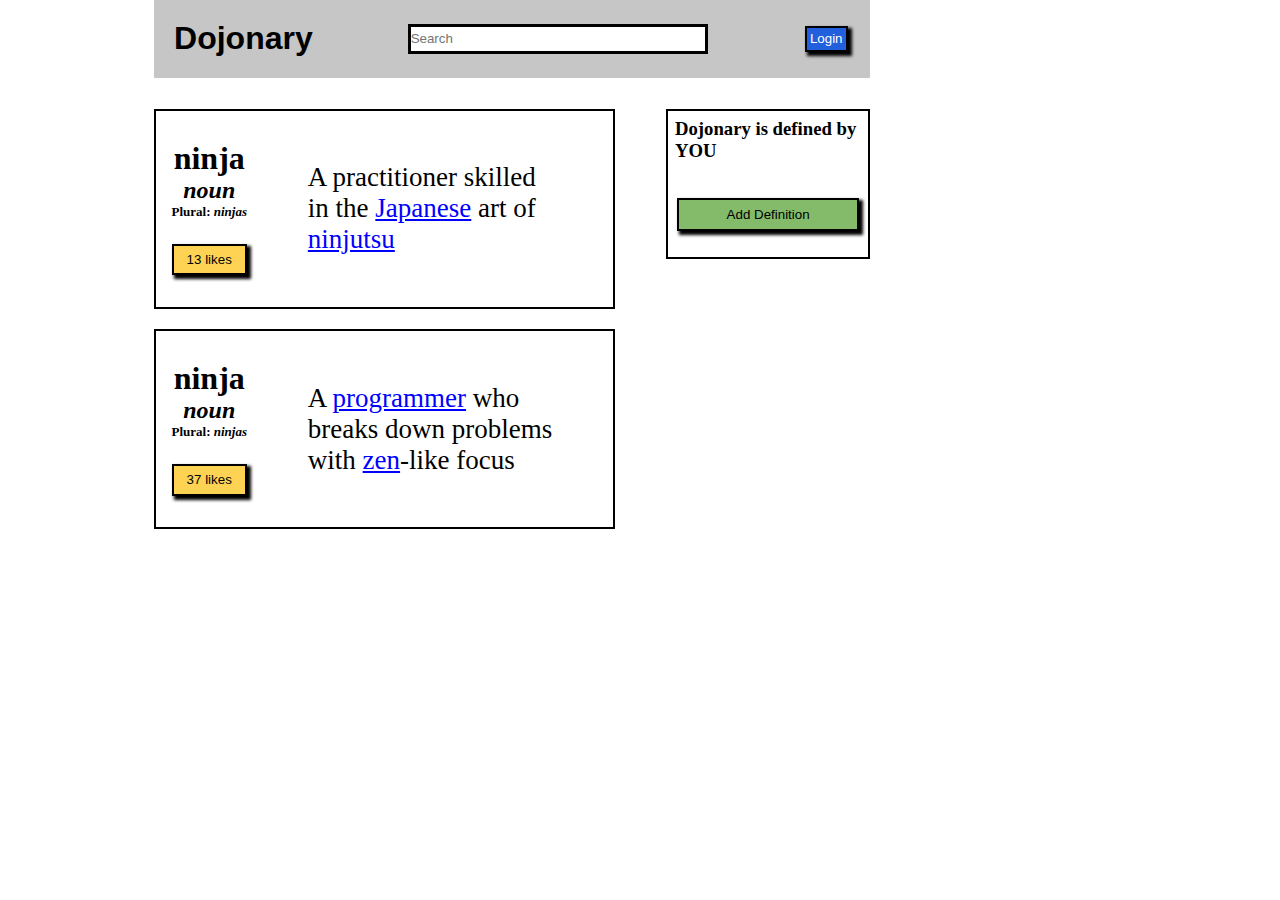
<file: ButtonClicker Project/index.html>
<!DOCTYPE html>
<html lang="en">
<head>
    <meta charset="UTF-8">
    <meta http-equiv="X-UA-Compatible" content="IE=edge">
    <meta name="viewport" content="width=device-width, initial-scale=1.0">
    <title>Document</title>
</head>
<link rel="stylesheet" href="stylesheet.css">
<body>
    <div class="container">
        <div class="topBar">
            <h1 id="Title">Dojonary</h1>
            <form action="URL">
                <input type="text" name="Search" id="searchBar" placeholder="Search">    
            </form>
            <button id="logIn" onclick="loggedIn(this)">Login</button>
        </div>

        <div class="bottomSide">
            <div class="mainBox">
                <div class="entryAndDef">
                    <div class="entryInfo">
                        <h1 class="entryName">ninja</h1>
                        <h2 class="italics">noun</h2>
                        <h3 class="plurality">Plural: <span class="italics">ninjas</span></h3>
                        <button onclick="alert('Ninja was liked')">13 likes</button>
                    </div>

                    <div class="defInfo">
                        <p>A practitioner skilled in the <span id="link">Japanese</span> art of <span id="link">ninjutsu</span> </p>
                    </div>
                </div>

                <div class="entryAndDef" id="bottomEntry">
                    <div class="entryInfo">
                        <h1 class="entryName">ninja</h1>
                        <h2 class="italics">noun</h2>
                        <h3 class="plurality">Plural: <span class="italics">ninjas</span></h3>
                        <button onclick="alert('Ninja was liked')">37 likes</button>
                    </div>

                    <div class="defInfo">
                        <p>A <span id="link">programmer</span> who breaks down problems with <span id="link">zen</span>-like focus</p>
                    </div>
                </div>
            </div>

            <div class="sideBar">
                <h3 class="sideBarText">Dojonary is defined by <span>YOU</span></h3>
                <button onclick="removeButton(this)">Add Definition</button>
            </div>
        </div>

    </div>


</body>
<script src="script.js"></script>
</html>
</file>
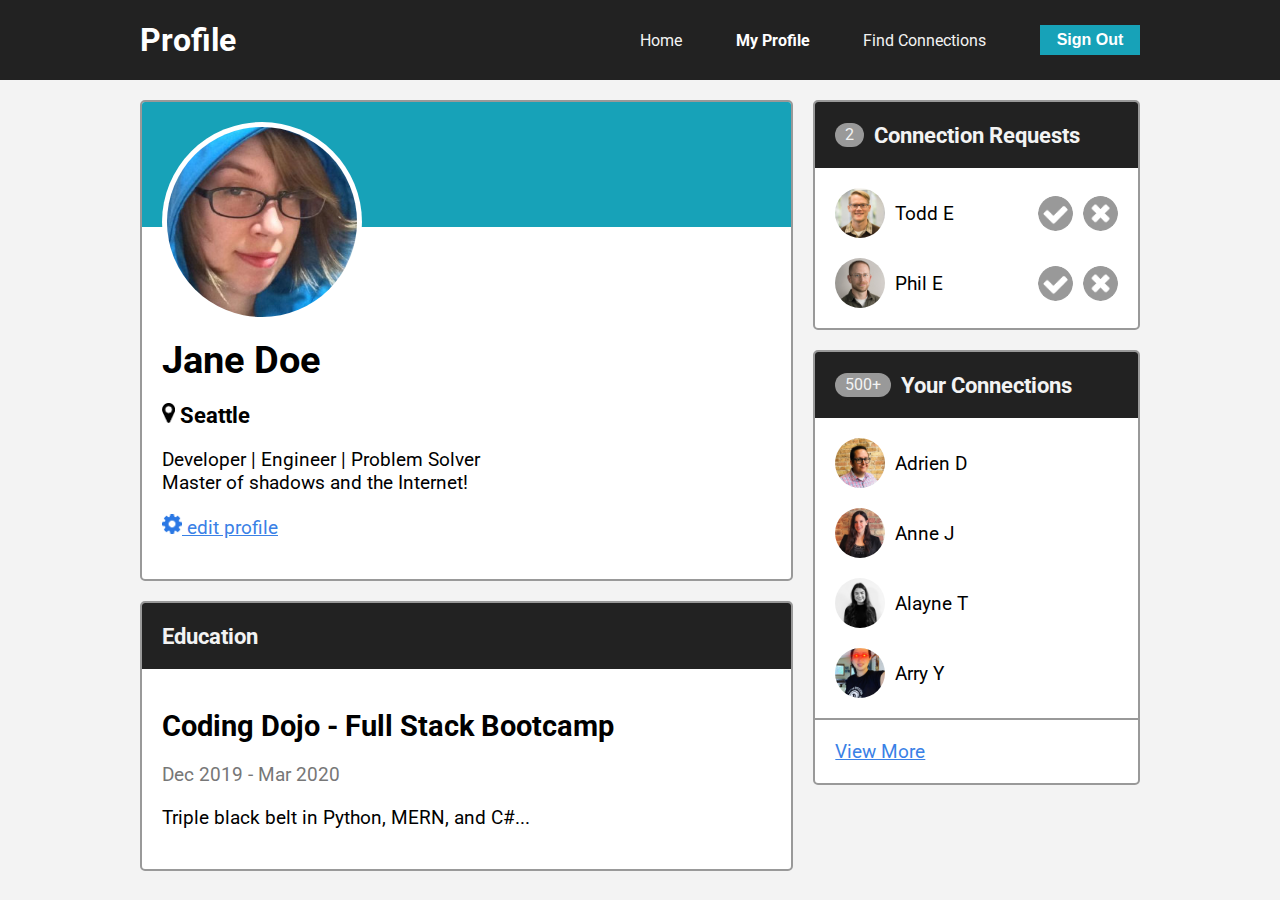
<file: ConnectionRequestsButtons/index.html>
<!DOCTYPE html>
<html lang="en">
<head>
    <meta charset="UTF-8">
    <meta name="viewport" content="width=device-width, initial-scale=1.0">
    <title>Profile Page</title>
    <link rel="stylesheet" href="style.css">
    <link rel="preconnect" href="https://fonts.gstatic.com">
    <link href="https://fonts.googleapis.com/css2?family=Roboto&display=swap" rel="stylesheet">
</head>
<body>

    <!-- navbar -->
    <div class="nav">
        <div class="flex-container">
            <h1 class="nav-title">Profile</h1>
            <ul class="nav-links">
                <li><a href="#">Home</a></li>
                <li><a href="#" class="active">My Profile</a></li>
                <li><a href="#">Find Connections</a></li>
                <li><button class="btn">Sign Out</button></li>
            </ul>
        </div>
    </div>

    <!-- main -->
    <div class="flex-container main">

        <!-- 2/3 width column -->
        <div class="col-2">

            <!-- user info card -->
            <div class="card user-card">
                <div class="card-header">
                    <img src="images/jane-m.jpg" alt="jane" class="avatar-m">
                </div>
                <div class="card-body">
                    <h1>Jane Doe</h1>
                    <h3><img src="icons/map-marker.png" alt="pin" class="icon-s"> Seattle</h3>
                    <p>Developer | Engineer | Problem Solver<br>
                    Master of shadows and the Internet!</p>
                    <p><a href="#"><img src="icons/gear.png" alt="gear" class="icon-s"> edit profile</a></p>
                </div>
            </div>

            <!-- user education card -->
            <div class="card">
                <div class="card-header">
                    <h3>Education</h3>
                </div>
                <div class="card-body">
                    <h2>Coding Dojo - Full Stack Bootcamp</h2>
                    <p class="dates">Dec 2019 - Mar 2020</p>
                    <p>Triple black belt in Python, MERN, and C#...</p>
                </div>
            </div>

        </div>

        <!-- 1/3 width column -->
        <div class="col-1">

            <!-- connection requests card -->
            <div id="connectCard" class="card">
                <div class="card-header">
                    <span id="connectionRequest" class="badge">2</span>
                    <h3>Connection Requests</h3>
                </div>
                <ul class="card-list">
                    <li id="contactCard1" class="card-list-item">
                        <span>
                            <img src="images/todd-s.jpg" alt="todd" class="avatar-s">
                            Todd E
                        </span>
                        <span>
                            <img onclick="sendRequest1()" src="icons/accept-circle.png" alt="accept" class="icon">
                            <img onclick="sendRequest1()" src="icons/close-circle.png" alt="close" class="icon">
                        </span>
                    </li>
                    <li id="contactCard2" class="card-list-item">
                        <span>
                            <img src="images/phil-s.jpg" alt="phil" class="avatar-s">
                            Phil E
                        </span>
                        <span>
                            <img onclick="sendRequest2()" src="icons/accept-circle.png" alt="accept" class="icon">
                            <img onclick="sendRequest2()" src="icons/close-circle.png" alt="close" class="icon">
                        </span>
                    </li>
                </ul>
            </div>

            <!-- your connections card -->
            <div class="card">
                <div class="card-header">
                    <span class="badge">500+</span>
                    <h3>Your Connections</h3>
                </div>
                <ul class="card-list">
                    <li class="card-list-item start">
                        <img src="images/adrien-s.jpg" alt="adrien" class="avatar-s">
                        Adrien D
                    </li>
                    <li class="card-list-item start">
                        <img src="images/anne-s.jpg" alt="anne" class="avatar-s">
                        Anne J
                    </li>
                    <li class="card-list-item start">
                        <img src="images/alayne-s.jpg" alt="alayne" class="avatar-s">
                        Alayne T
                    </li>
                    <li class="card-list-item start">
                        <img src="images/arry-s.jpg" alt="arry" class="avatar-s">
                        Arry Y
                    </li>
                </ul>
                <div class="card-footer">
                    <a href="#">View More</a>
                </div>
            </div>

        </div>
    </div>

    <script src="script.js"></script>
</body>
</html>
</file>
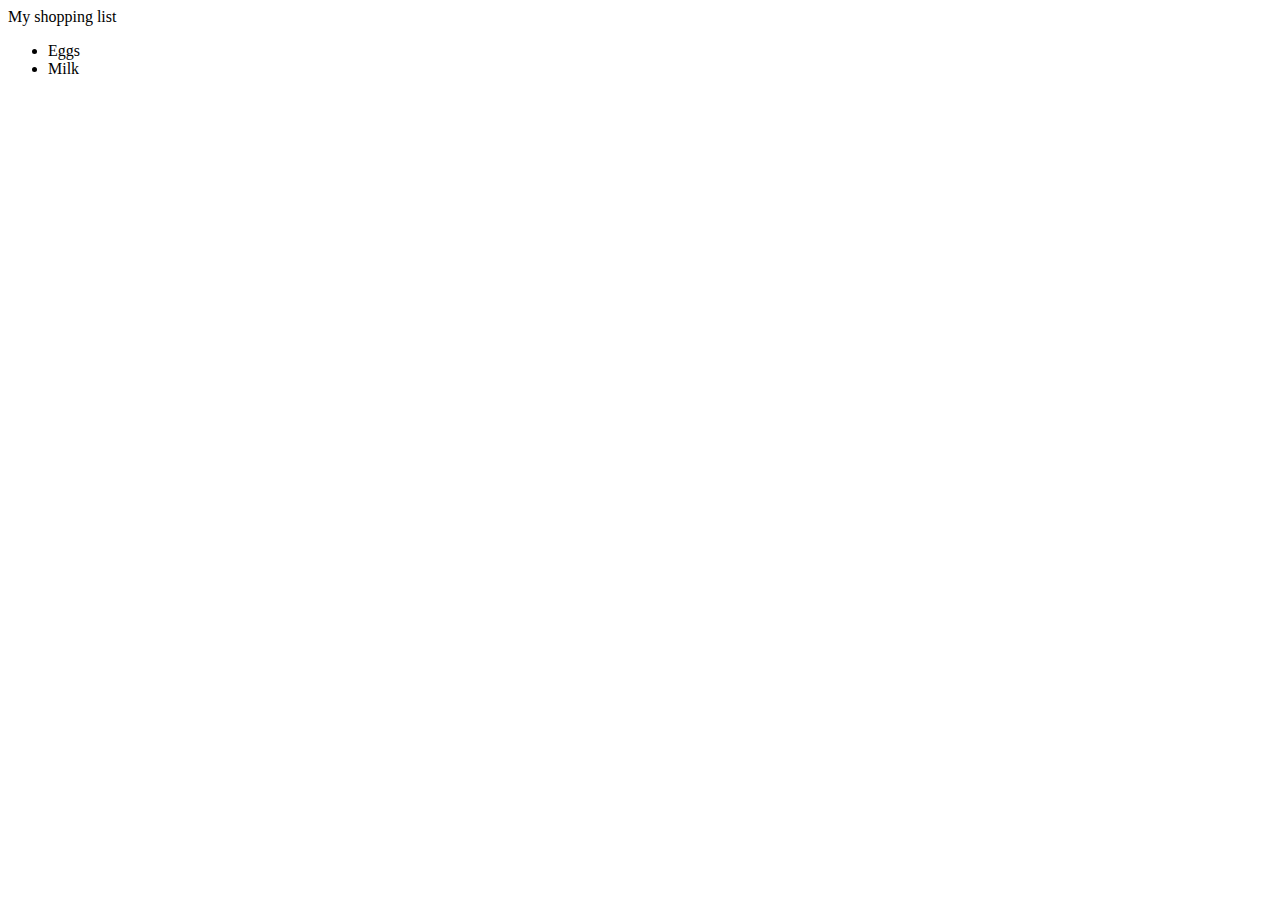
<file: Web_Development_Intro/index.html>
<!DOCTYPE html>
<html lang="en">
<head>
    <meta charset="UTF-8">
    <meta http-equiv="X-UA-Compatible" content="IE=edge">
    <meta name="viewport" content="width=Hey it's Me., initial-scale=1.0">
    <title>CSS FUN!</title>
    <link rel="stylesheet" href="style.css">
</head>
<body>
    My shopping list
    <ul>
        <li>Eggs</li>
        <li>Milk</li>
    </ul>
</body>
</html>
</file>
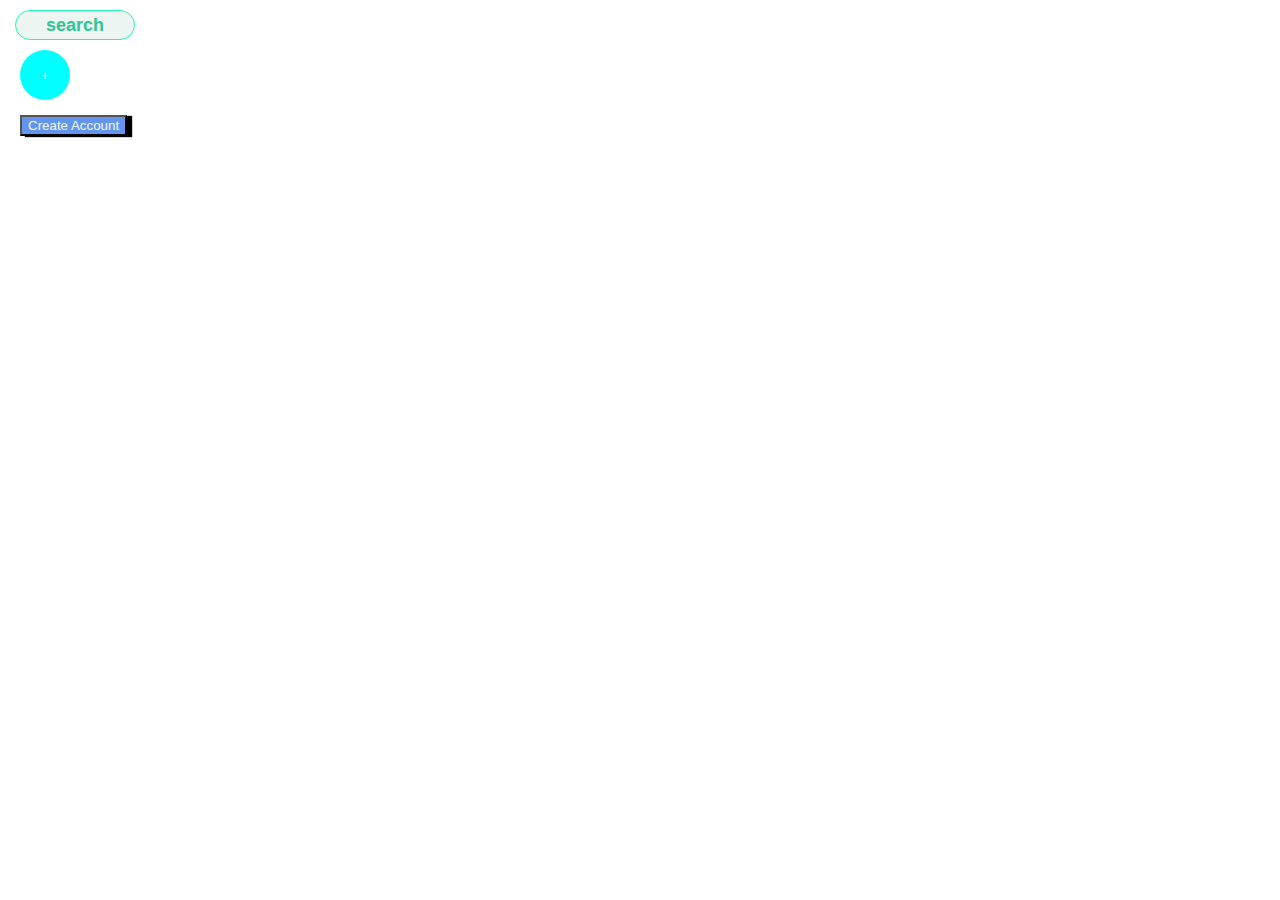
<file: ButtonStylingDanny/buttons.html>
<!DOCTYPE html>
<html lang="en">
<head>
    <meta charset="UTF-8">
    <meta http-equiv="X-UA-Compatible" content="IE=edge">
    <meta name="viewport" content="width=device-width, initial-scale=1.0">
    <title>Document</title>
</head>
<link rel="stylesheet" href="buttons.css">
<body>
    <div>
    <button id="search">
        search
    </button>
    </div>
    <div>
        <button id="add">
            +
        </button>
    </div>
    <div>
        <button id="createAccount">
            Create Account
        </button>
    </div>

    
</body>
</html>
</file>
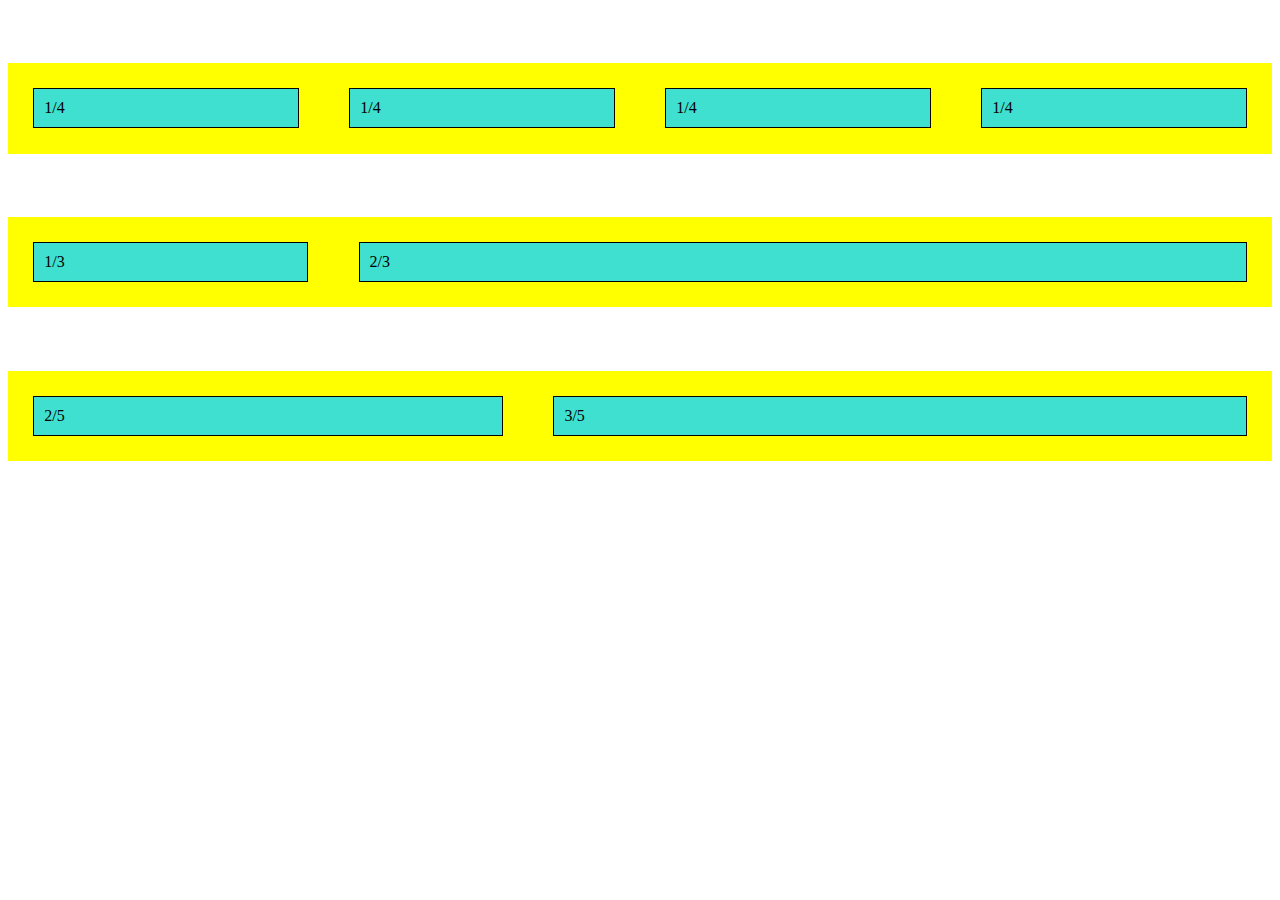
<file: Flex Columns/Columns.html>
<!DOCTYPE html>
<html lang="en">
<head>
    <meta charset="UTF-8">
    <meta http-equiv="X-UA-Compatible" content="IE=edge">
    <meta name="viewport" content="width=device-width, initial-scale=1.0">
    <title>Document</title>
</head>
<link rel="stylesheet" href="styleSheet.css">
<body>
    <div class="row">
        <div class="col">1/4</div>
        <div class="col">1/4</div>
        <div class="col">1/4</div>
        <div class="col">1/4</div>
    </div>
    <div class="row">
        <div class="col">1/3</div> 
        <div class="col-2">2/3</div>
    </div>
    
    <div class="row">
        <div class="col-2">2/5</div>
        <div class="col-3">3/5</div>
    </div>
    
</body>
</html>
</file>
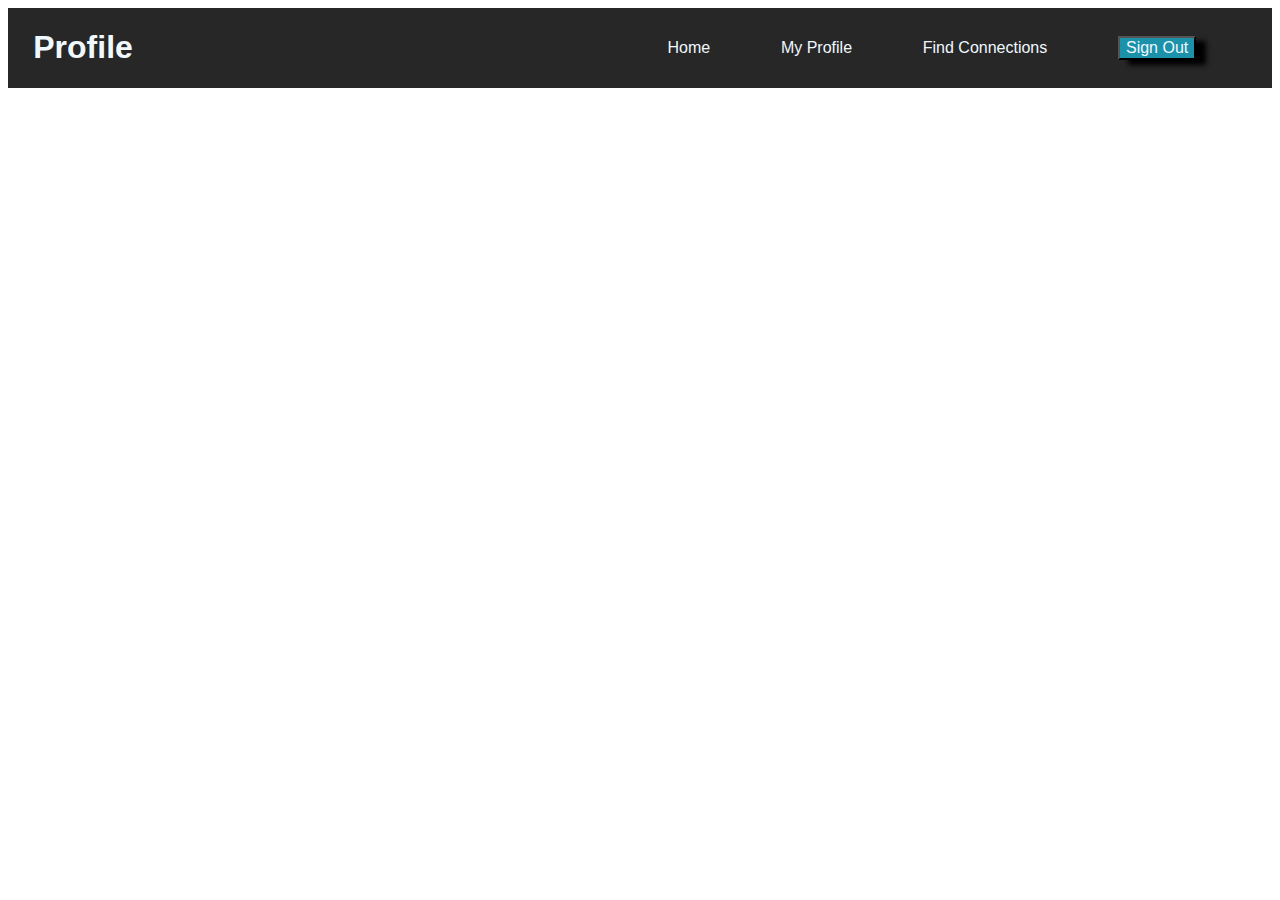
<file: FlexBarProject/FlexNavbarHW.html>
<!DOCTYPE html>
<html lang="en">
<head>
    <meta charset="UTF-8">
    <meta http-equiv="X-UA-Compatible" content="IE=edge">
    <meta name="viewport" content="width=device-width, initial-scale=1.0">
    <title>Flex Nav Bar</title>
</head>
<link rel="stylesheet" href="stylesheet.css">
<body>
    <div class="nav">
        <h1 class="nav-title">Profile</h1>
        <ul class="nav-links">
            <li id="home"><a href="#">Home</a></li>
            <li><a href="#" class="active">My Profile</a></li>
            <li><a href="#">Find Connections</a></li>
            <li><button class="btn">Sign Out</button></li>
        </ul>
    </div>


    
    </body>
</html>
</file>
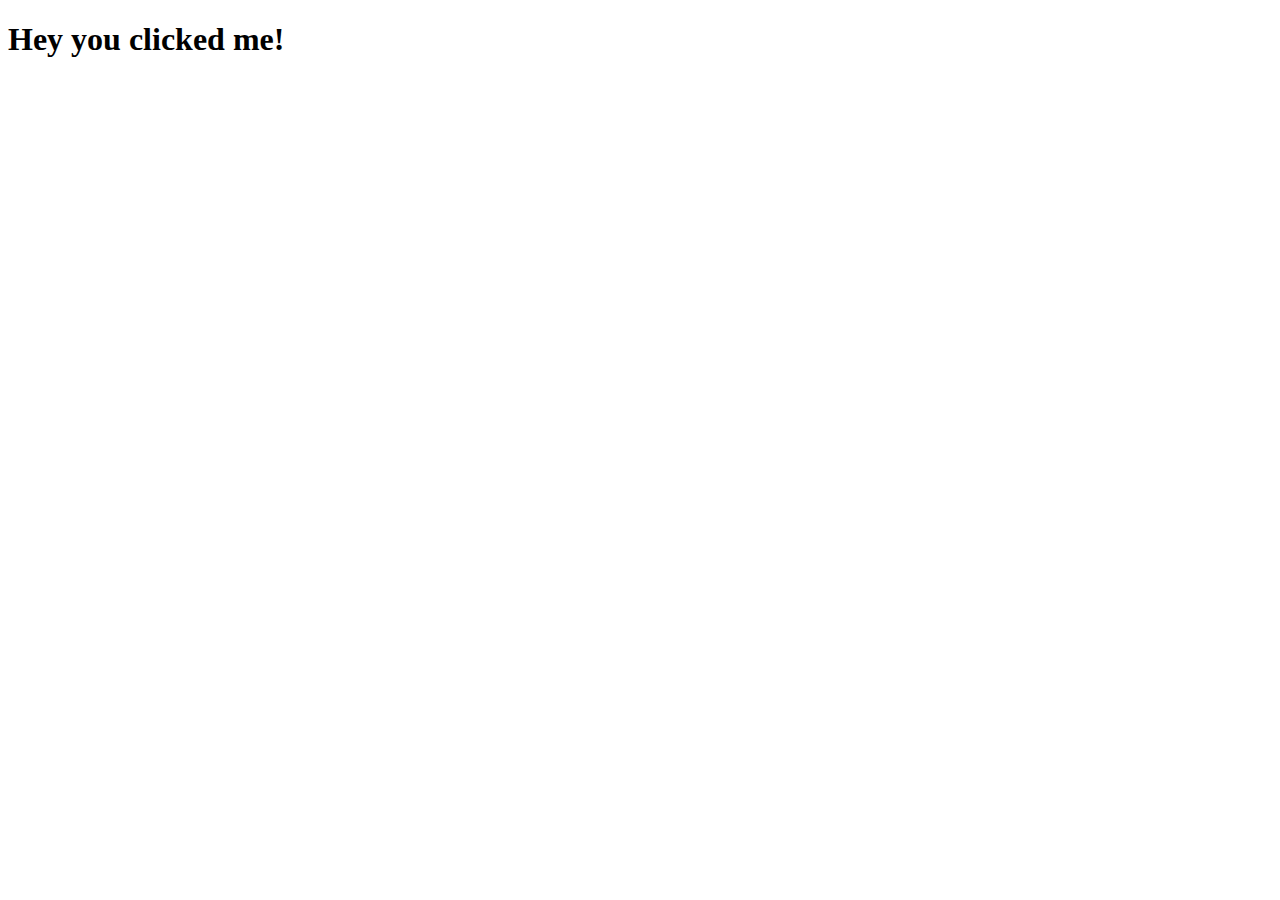
<file: Javascript/objectTalk.html>
<!DOCTYPE html>
<html lang="en">
<head>
    <meta charset="UTF-8">
    <meta http-equiv="X-UA-Compatible" content="IE=edge">
    <meta name="viewport" content="width=device-width, initial-scale=1.0">
    <title>Object Talk</title>
</head>
<body>
    <script src="objects.js"></script>
    <h1 on="hoverEvent()"> Hey you clicked me!</h1>
</body>
</html>
</file>
<file: ButtonClicker Project/stylesheet.css>
* {
    margin: 0;
    padding: 0;
    box-sizing: border-box;
  }
      

.container {
    width: 80%;
    margin: 0 auto;
    margin-left: 0px;
    font-family: Cambria, Cochin, Georgia, Times, 'Times New Roman', serif;
}

button{
    padding: .5%;
    margin: 2px;
    border: 2px solid black;
    box-shadow: 3px 3px 3px 1px black;
    font-family:-apple-system, BlinkMacSystemFont, 'Segoe UI', Roboto, Oxygen, Ubuntu, Cantarell, 'Open Sans', 'Helvetica Neue', sans-serif;

}

.topBar{
    background-color: rgba(185, 184, 184, 0.808);
    margin: auto;
    padding: 2%;
    display: flex;
    justify-content: space-between;
    align-items: center;
    font-family:-apple-system, BlinkMacSystemFont, 'Segoe UI', Roboto, Oxygen, Ubuntu, Cantarell, 'Open Sans', 'Helvetica Neue', sans-serif;
    color: black;
    width: 70%;
}

#searchBar{
    width: 300px;
    border: 3px solid black;
    height: 30px;
}

#logIn {
    color: white;
    background-color:rgb(34, 95, 221);
}

.bottomSide{
    width: 70%;
    margin: 0 auto;
    margin-top: 3%;
    padding: 0%;
    display: flex;
}

.mainBox{
    width: 600px;
    margin: 0 auto;
    margin-left: 0%;
    padding: 0%;
    display: flex;
    flex-direction: column;
    justify-content: left;
}

.entryAndDef{
    margin: 0% auto;
    margin-left: 0%;
    margin-bottom: 4%;
    padding: 0%;
    display: flex;
    align-items: center;
    border: 2px solid black;
    width: 90%;
    height: 200px;
}

.italics{
    font-style: italic;
}

#link{
    color: blue;
    text-decoration: underline;
}

.entryInfo>h3{
    font-size: small;
}

.entryInfo{
    display: flex;
    flex-direction: column;
    justify-content: center;
    align-items: center;
    height: 90%;
    padding:2%;
    margin-left: 5px;
}

.entryInfo > button{
    margin-top: 30%;
    background-color: rgb(254, 211, 83);
    width: 75px;
    height: 20%;
}

.defInfo{
    margin-left: 50px;
    width: 55%;
    font-size: 3vh;
}

.sideBar{
    width: 33%;
    height: 150px;
    display: flex;
    flex-direction: column;
    justify-content: space-between;
    padding: 1%;
    margin: 0;
    border: 2px solid black;
}
.sideBar span{
    font-style:unset;
    font-weight: bolder;
    text-shadow: 2px;
}

.sideBar > button{
    background-color: rgb(131, 187, 106);
    height: 25%;
    margin-bottom: 10%;
}
</file>
<file: Web_Development_Intro/style.css>
*{
    background-color: palevioletred
    color: orange
    border:aliceblue
}
</file>
<file: ButtonStylingDanny/buttons.css>
*{
    margin: 5px;
    
}
#search {
    background-color: rgb(237, 245, 242);
    color: rgb(49, 196, 147);
    border-radius: 30px;
    border: 1px solid rgb(34, 245, 175);
    width: 120px;
    height: 30px;
    font-weight: bold;
    font-size: large;
    text-align: center;
    margin: auto;
}

#add {
    background-color: aqua;
    color: aliceblue;
    height: 50px;
    width: 50px;
    border-radius: 50%;
    border: 1px aqua;

}

#createAccount{
    background-color:cornflowerblue;
    color: aliceblue;
    box-shadow: 5px 1px 1px black;


}
</file>
<file: Flex Columns/styleSheet.css>
.row{
    background-color: yellow;
    display: flex;
    align-items: center;
    margin: 05% auto;
    justify-content: space-between;

}

.col{
    background-color: turquoise;
    margin: 2%;
    padding: 10px;
    border: 1px solid  black;
    width: 20%;
}


.col-2{
    background-color: turquoise;
    margin: 2%;
    padding: 10px;
    border: 1px solid  black;
    flex: 2;
}

.col-3{
    background-color: turquoise;
    margin: 2%;
    padding: 10px;
    border: 1px solid  black;
    width: 20%;
    flex: 3;
}
</file>
<file: FlexBarProject/stylesheet.css>
.nav {
background-color: rgb(39,39,39);
margin: auto;
display: flex;
justify-content: right;
font-family:-apple-system, BlinkMacSystemFont, 'Segoe UI', Roboto, Oxygen, Ubuntu, Cantarell, 'Open Sans', 'Helvetica Neue', sans-serif;
color: aliceblue;
}

.nav-title{
    margin-left: 2%;
    width: 50%;
justify-content: flex-start;
}

.nav-links{
    display:flex;
    padding: 5px;
    width: 60%;
    align-items:center;
    justify-content:space-evenly;
    list-style-type: none;  
    color: aliceblue;

}
a {
    color: inherit;
    text-decoration: none;
 } 

 button{
     background-color: rgb(27, 146, 169);
     color: aliceblue;
     box-shadow: 10px 5px 5px black;
     font-size: inherit;
 }
</file>
<file: ConnectionRequestsButtons/style.css>
/* CSS Reset */

* {
    margin: 0;
    padding: 0;
}

/* styles to apply to body */

body {
    background-color: #f3f3f3;
    font-family: 'Roboto', sans-serif;
}

.flex-container {
    width: 1000px;
    margin: 0 auto;
}

.flex-container, .nav-links, .nav {
    display: flex;
    justify-content: space-between;
    align-items: center;
}

.nav {
    height: 80px;
    background-color: #222;
    color: #fff;
    margin-bottom: 20px;
}

.nav-links {
    width: 50%;
    list-style-type: none;
    align-items: center;
}

.nav-links a {
    color: #f3f3f3;
    text-decoration: none;
}

.nav-links a.active {
    color: #fff;
    font-weight: bold;
}

.btn {
    height: 30px;
    width: 100px;
    color: #fff;
    background-color: #17a2b8;
    border: none;
    font-size: 1rem;
    font-weight: bold;
}

.flex-container.main {
    align-items: flex-start;
}

.col-2 {
    flex: 2;
    margin-right: 20px;
}

.col-1 {
    flex: 1;
}

.card {
    background-color: #fff;
    border: 2px solid #999;
    margin-bottom: 20px;
    border-radius: 5px;
    font-size: 1.2rem;
    overflow: hidden;
}


.card-header {
    padding: 20px;
    background-color: #222;
    color: #f3f3f3;
}

.card-header {
    display: flex;
    align-items: center;
}

.card-body {
    padding: 20px;
}

.card-body h1, 
.card-body h2,
.card-body h3,
.card-body p {
    margin: 20px 0px;
}

.user-card .card-header {
    background-color: #17a2b8;
    height: 85px;
    margin-bottom: 70px;
    display: block;
}

.card-footer {
    border-top: 2px solid #999;
    display: flex;
    align-items: center;
    padding: 20px;
}

.avatar-m {
    border-radius: 50%;
    background-color: #fff;
    height: 190px;
    padding: 5px;
}

.icon-s {
    height: 20px;
}

a {
    color: #3a81e6;
}

.dates {
    color: #777;
}

.card-list {
    padding: 0 20px;
    padding-top: 20px;
    list-style-type: none;
}

.card-list-item, 
.card-list-item > * {
    display: flex;
    align-items: center;
}

.card-list-item {
    margin-bottom: 20px;
    justify-content: space-between;
}

.card-list-item.start {
    justify-content: flex-start;
}

.avatar-s, .icon {
    height: 50px;
    border-radius: 50%;
    margin-right: 10px;
}

.icon {
    height: 35px;
}

.icon, .btn {
    cursor: pointer;
}

.icon:last-child {
    margin-right: 0;
}

.badge {
    font-size: 1rem;
    height: 24px;
    line-height: 24px;
    padding: 0 10px;
    background-color: #999;
    border-radius: 12px;
    margin-right: 10px;
}
</file>
